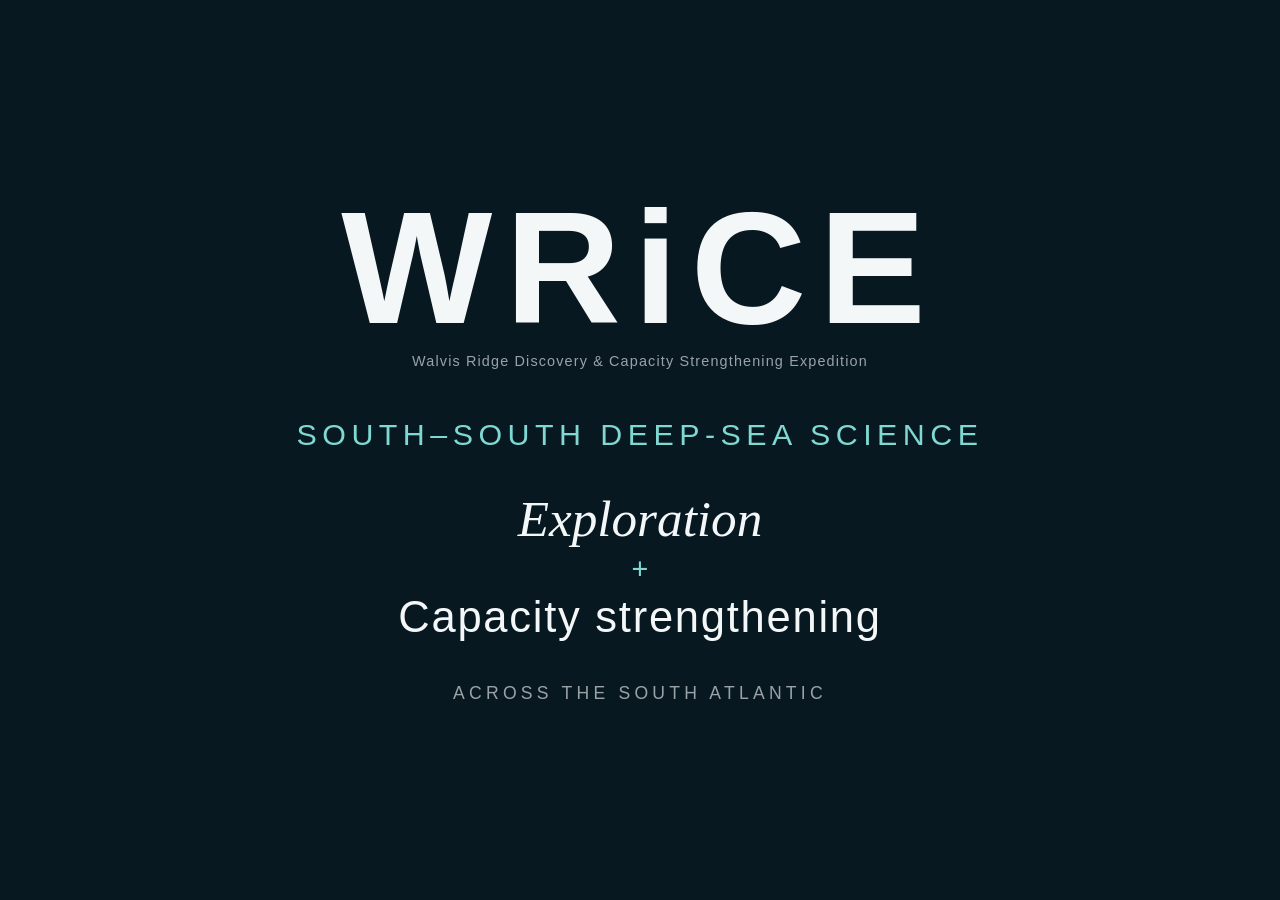
<file: index.html>
<!DOCTYPE html>
<html lang="en">
<head>
  <meta charset="UTF-8">
  <meta name="viewport" content="width=device-width, initial-scale=1.0">
  <title>WRiCE</title>

  <style>
    :root {
      --bg: #081821;
      --text: #f4f7f8;
      --muted: rgba(244, 247, 248, 0.62);
      --accent: #7fd8d2;
    }

    * { box-sizing: border-box; }
    html, body { margin: 0; min-height: 100%; }

    body {
      min-height: 100vh;
      display: flex;
      align-items: center;
      justify-content: center;
      background: var(--bg);
      color: var(--text);
      font-family: Arial, Helvetica, sans-serif;
      text-align: center;
    }

    .container {
      width: min(92vw, 1100px);
      padding: 3rem 1.5rem;
    }

    h1 {
      margin: 0;
      font-size: clamp(5rem, 15vw, 10rem);
      font-weight: 600;
      letter-spacing: 0.08em;
      line-height: 0.9;
    }

    .acronym {
      margin: 0.8rem 0 3rem;
      font-size: clamp(0.68rem, 1.2vw, 0.9rem);
      font-weight: 400;
      letter-spacing: 0.08em;
      color: var(--muted);
    }

    .science {
      margin: 0 0 2.5rem;
      font-size: clamp(1.25rem, 2.8vw, 1.9rem);
      font-weight: 500;
      letter-spacing: 0.18em;
      text-transform: uppercase;
      color: var(--accent);
    }

    .exploration {
      margin: 0;
      font-family: Georgia, "Times New Roman", serif;
      font-size: clamp(1.9rem, 4vw, 3.5rem);
      font-style: italic;
      font-weight: 400;
      line-height: 1.05;
    }

    .plus {
      margin: 0.45rem 0 0.55rem;
      font-size: clamp(1.25rem, 2.4vw, 1.8rem);
      font-weight: 300;
      color: var(--accent);
    }

    .capacity {
      margin: 0;
      font-family: "Arial Narrow", Arial, Helvetica, sans-serif;
      font-size: clamp(1.55rem, 3.4vw, 2.9rem);
      font-weight: 300;
      letter-spacing: 0.04em;
      line-height: 1.08;
    }

    .region {
      margin: 2.6rem 0 0;
      font-size: clamp(0.85rem, 1.8vw, 1.1rem);
      font-weight: 500;
      letter-spacing: 0.24em;
      text-transform: uppercase;
      color: var(--muted);
    }

    @media (max-width: 600px) {
      .acronym {
        margin-bottom: 2.4rem;
        letter-spacing: 0.04em;
      }
      .science { letter-spacing: 0.12em; }
      .region { letter-spacing: 0.16em; }
    }
  </style>
</head>

<body>
  <main class="container">
    <h1>WRiCE</h1>
    <p class="acronym">Walvis Ridge Discovery &amp; Capacity Strengthening Expedition</p>
    <p class="science">South–South deep-sea science</p>
    <p class="exploration">Exploration</p>
    <div class="plus">+</div>
    <p class="capacity">Capacity strengthening</p>
    <p class="region">Across the South Atlantic</p>
  </main>
</body>
</html>
</file>
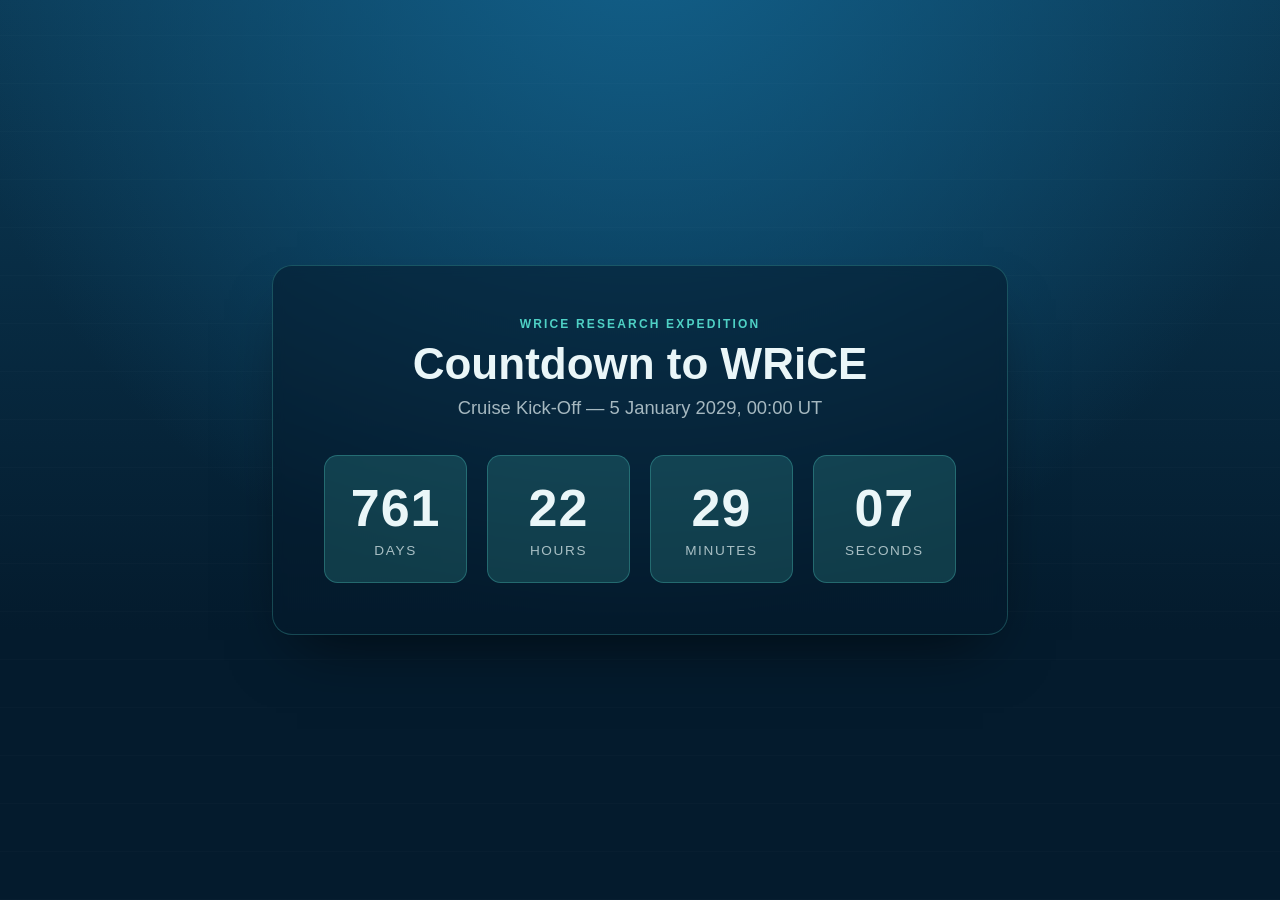
<file: countdown/index.html>
<!DOCTYPE html>
<html lang="en">
<head>
  <meta charset="UTF-8">
  <meta name="viewport" content="width=device-width, initial-scale=1.0">
  <title>Countdown to WRiCE</title>
  <meta name="description" content="Live countdown to the WRiCE Cruise Kick-Off on 5 January 2029.">
  <link rel="stylesheet" href="style.css">
</head>
<body>

  <main class="countdown-page">
    <div class="ocean-backdrop" aria-hidden="true"></div>

    <div class="countdown-card">
      <p class="eyebrow">WRiCE Research Expedition</p>
      <h1>Countdown to WRiCE</h1>
      <p class="subtitle">Cruise Kick-Off — 5 January 2029, 00:00 UT</p>

      <div id="countdown" class="countdown-grid" role="timer" aria-live="polite" aria-label="Time remaining until WRiCE Cruise Kick-Off">
        <div class="countdown-block">
          <span class="countdown-value" id="days">00</span>
          <span class="countdown-label">Days</span>
        </div>
        <div class="countdown-block">
          <span class="countdown-value" id="hours">00</span>
          <span class="countdown-label">Hours</span>
        </div>
        <div class="countdown-block">
          <span class="countdown-value" id="minutes">00</span>
          <span class="countdown-label">Minutes</span>
        </div>
        <div class="countdown-block">
          <span class="countdown-value" id="seconds">00</span>
          <span class="countdown-label">Seconds</span>
        </div>
      </div>

      <p id="countdown-complete" class="complete-message" hidden>
        The WRiCE Cruise is underway.
      </p>
    </div>
  </main>

  <script src="script.js"></script>
</body>
</html>
</file>
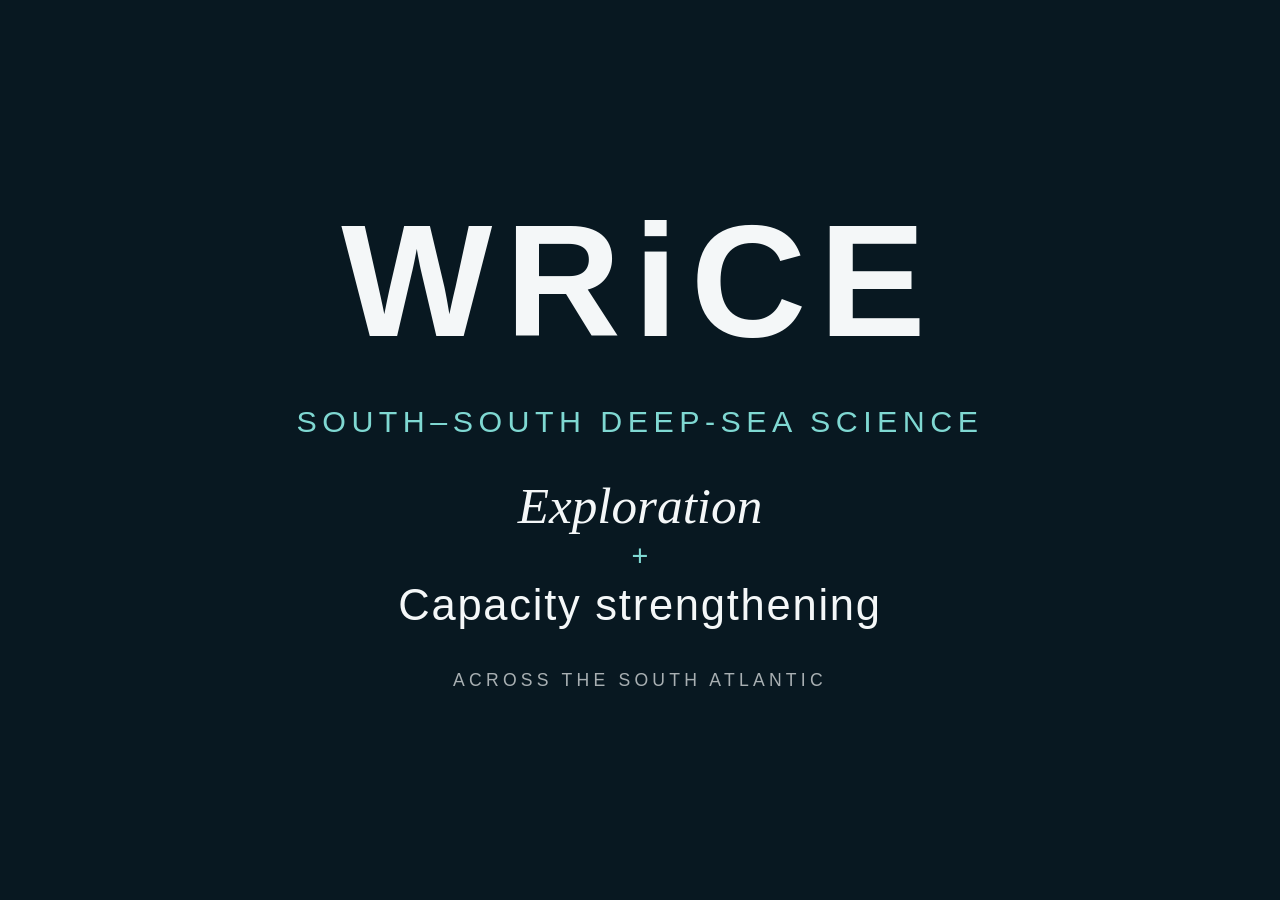
<file: index(1).html>
<!DOCTYPE html>
<html lang="en">
<head>
  <meta charset="UTF-8">
  <meta name="viewport" content="width=device-width, initial-scale=1.0">
  <title>WRiCE</title>

  <style>
    :root {
      --bg: #081821;
      --text: #f4f7f8;
      --muted: rgba(244, 247, 248, 0.68);
      --accent: #7fd8d2;
    }

    * {
      box-sizing: border-box;
    }

    html, body {
      margin: 0;
      min-height: 100%;
    }

    body {
      min-height: 100vh;
      display: flex;
      align-items: center;
      justify-content: center;
      background: var(--bg);
      color: var(--text);
      font-family: Arial, Helvetica, sans-serif;
      text-align: center;
    }

    .container {
      width: min(92vw, 1100px);
      padding: 3rem 1.5rem;
    }

    h1 {
      margin: 0 0 3.2rem;
      font-size: clamp(5rem, 15vw, 10rem);
      font-weight: 600;
      letter-spacing: 0.08em;
      line-height: 0.9;
    }

    .science {
      margin: 0 0 2.5rem;
      font-size: clamp(1.25rem, 2.8vw, 1.9rem);
      font-weight: 500;
      letter-spacing: 0.18em;
      text-transform: uppercase;
      color: var(--accent);
    }

    .exploration {
      margin: 0;
      font-family: Georgia, "Times New Roman", serif;
      font-size: clamp(1.9rem, 4vw, 3.5rem);
      font-style: italic;
      font-weight: 400;
      line-height: 1.05;
    }

    .plus {
      margin: 0.45rem 0 0.55rem;
      font-size: clamp(1.25rem, 2.4vw, 1.8rem);
      font-weight: 300;
      color: var(--accent);
    }

    .capacity {
      margin: 0;
      font-family: "Arial Narrow", Arial, Helvetica, sans-serif;
      font-size: clamp(1.55rem, 3.4vw, 2.9rem);
      font-weight: 300;
      letter-spacing: 0.04em;
      line-height: 1.08;
    }

    .region {
      margin: 2.6rem 0 0;
      font-size: clamp(0.85rem, 1.8vw, 1.1rem);
      font-weight: 500;
      letter-spacing: 0.24em;
      text-transform: uppercase;
      color: var(--muted);
    }

    @media (max-width: 600px) {
      h1 {
        margin-bottom: 2.5rem;
      }

      .science {
        letter-spacing: 0.12em;
      }

      .region {
        letter-spacing: 0.16em;
      }
    }
  </style>
</head>

<body>
  <main class="container">
    <h1>WRiCE</h1>

    <p class="science">South–South deep-sea science</p>

    <p class="exploration">Exploration</p>
    <div class="plus">+</div>
    <p class="capacity">Capacity strengthening</p>

    <p class="region">Across the South Atlantic</p>
  </main>
</body>
</html>
</file>
<file: countdown/style.css>
:root {
  --ocean-deep: #041b2d;
  --ocean-mid: #0b3a56;
  --ocean-surface: #12608a;
  --foam: #eaf6f8;
  --accent: #4fd1c5;
  --accent-soft: rgba(79, 209, 197, 0.18);
  --text-muted: rgba(234, 246, 248, 0.7);
}

* {
  box-sizing: border-box;
}

body {
  margin: 0;
  font-family: "Segoe UI", -apple-system, BlinkMacSystemFont, Roboto, Helvetica, Arial, sans-serif;
  color: var(--foam);
  background: var(--ocean-deep);
}

.countdown-page {
  position: relative;
  min-height: 100vh;
  display: flex;
  align-items: center;
  justify-content: center;
  padding: 2rem 1rem;
  overflow: hidden;
}

.ocean-backdrop {
  position: absolute;
  inset: 0;
  background:
    radial-gradient(circle at 50% -10%, var(--ocean-surface) 0%, transparent 60%),
    linear-gradient(180deg, var(--ocean-mid) 0%, var(--ocean-deep) 70%);
  z-index: 0;
}

.ocean-backdrop::after {
  content: "";
  position: absolute;
  inset: 0;
  background-image:
    repeating-linear-gradient(
      0deg,
      rgba(255, 255, 255, 0.025) 0px,
      rgba(255, 255, 255, 0.025) 1px,
      transparent 1px,
      transparent 48px
    );
  opacity: 0.6;
}

.countdown-card {
  position: relative;
  z-index: 1;
  width: 100%;
  max-width: 46rem;
  text-align: center;
  padding: clamp(1.75rem, 4vw, 3.5rem);
  border-radius: 1.25rem;
  background: rgba(4, 27, 45, 0.55);
  border: 1px solid rgba(79, 209, 197, 0.25);
  backdrop-filter: blur(6px);
  box-shadow: 0 30px 60px -25px rgba(0, 0, 0, 0.6);
}

.eyebrow {
  margin: 0 0 0.5rem;
  text-transform: uppercase;
  letter-spacing: 0.18em;
  font-size: 0.75rem;
  font-weight: 600;
  color: var(--accent);
}

h1 {
  margin: 0 0 0.5rem;
  font-size: clamp(1.75rem, 5vw, 2.75rem);
  font-weight: 700;
  line-height: 1.15;
}

.subtitle {
  margin: 0 0 2.25rem;
  font-size: clamp(0.95rem, 2.4vw, 1.15rem);
  color: var(--text-muted);
}

.countdown-grid {
  display: grid;
  grid-template-columns: repeat(4, 1fr);
  gap: clamp(0.5rem, 2vw, 1.25rem);
}

.countdown-block {
  display: flex;
  flex-direction: column;
  align-items: center;
  justify-content: center;
  padding: clamp(0.75rem, 3vw, 1.5rem) 0.5rem;
  border-radius: 0.85rem;
  background: var(--accent-soft);
  border: 1px solid rgba(79, 209, 197, 0.3);
}

.countdown-value {
  font-variant-numeric: tabular-nums;
  font-size: clamp(1.75rem, 7vw, 3.25rem);
  font-weight: 700;
  line-height: 1.1;
  letter-spacing: 0.02em;
}

.countdown-label {
  margin-top: 0.35rem;
  font-size: clamp(0.65rem, 1.8vw, 0.85rem);
  text-transform: uppercase;
  letter-spacing: 0.12em;
  color: var(--text-muted);
}

.complete-message {
  font-size: clamp(1.15rem, 3vw, 1.6rem);
  font-weight: 600;
  color: var(--accent);
  margin: 1rem 0 0;
}

@media (max-width: 520px) {
  .countdown-grid {
    grid-template-columns: repeat(2, 1fr);
  }
}
</file>
